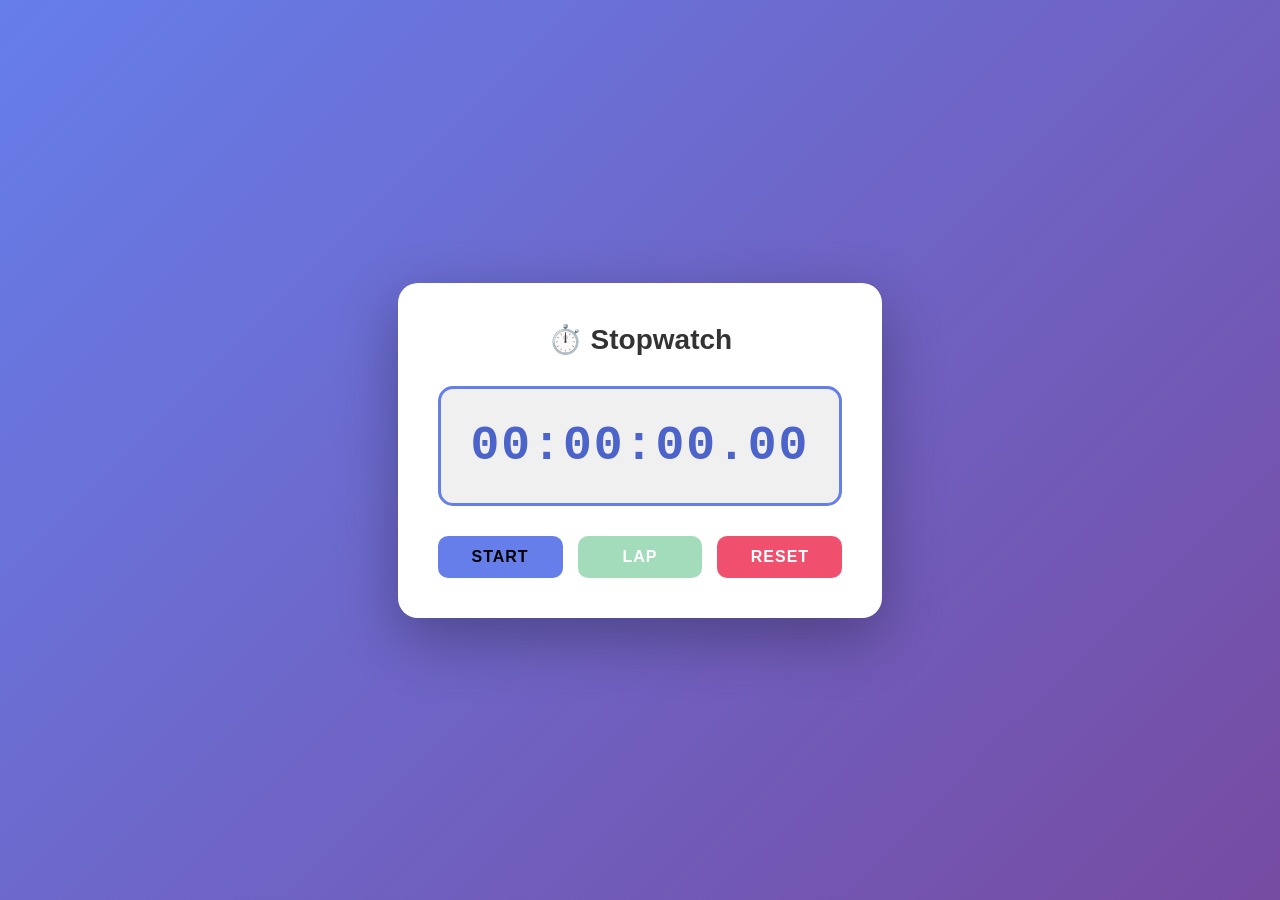
<file: index.html>
<!DOCTYPE html>
<html lang="en">
<head>
    <meta charset="UTF-8">
    <meta name="viewport" content="width=device-width, initial-scale=1.0">
    <title>A Stopwatch</title>
    <link rel="stylesheet" href="style.css">
</head>
<body>
    <div class="stopwatch-container">
        <h1>⏱️ Stopwatch</h1>
        <div class="display" id="display">00:00:00.00</div>
        <div class="controls">
            <button id="startBtn">Start</button>
            <button id="lapBtn" disabled>Lap</button>
            <button id="resetBtn">Reset</button>
        </div>
        <div class="laps-container" id="lapsContainer" style="display: none;">
            <h3>Lap Times</h3>
            <div id="lapsList"></div>
        </div>
    </div>
    <script src="script.js"></script>
</body>
</html>
</file>
<file: style.css>
/* CSS styles for the stopwatch */
* {
    margin: 0;
    padding: 0;
    box-sizing: border-box;
}

body {
    display: flex;
    justify-content: center;
    align-items: center;
    min-height: 100vh;
    background: linear-gradient(135deg, #667eea 0%, #764ba2 100%);
    font-family: 'Segoe UI', Tahoma, Geneva, Verdana, sans-serif;
}

.stopwatch-container {
    background: white;
    border-radius: 20px;
    padding: 40px;
    box-shadow: 0 20px 60px rgba(0, 0, 0, 0.3);
    text-align: center;
    min-width: 300px;
}

h1 {
    color: #333;
    margin-bottom: 30px;
    font-size: 28px;
    font-weight: 600;
}

.display {
    background: #f0f0f0;
    border-radius: 15px;
    padding: 30px;
    margin-bottom: 30px;
    font-size: 48px;
    font-weight: bold;
    color: #4c63c9;
    font-family: 'Courier New', monospace;
    letter-spacing: 2px;
    border: 3px solid #667eea;
}

.controls {
    display: flex;
    gap: 15px;
    justify-content: center;
    flex-wrap: wrap;
}

button {
    padding: 12px 30px;
    font-size: 16px;
    font-weight: 600;
    border: none;
    border-radius: 10px;
    cursor: pointer;
    transition: all 0.3s ease;
    text-transform: uppercase;
    letter-spacing: 1px;
}

#startBtn {
    background: #667eea;
    color: #000000;
    flex: 1;
    min-width: 100px;
}

#startBtn:hover:not(:disabled) {
    background: #5568d3;
    transform: translateY(-2px);
    box-shadow: 0 10px 20px rgba(102, 126, 234, 0.4);
}

#startBtn:active:not(:disabled) {
    transform: translateY(0);
}

#resetBtn {
    background: #f0506e;
    color: white;
    flex: 1;
    min-width: 100px;
}

#resetBtn:hover {
    background: #d4415a;
    transform: translateY(-2px);
    box-shadow: 0 10px 20px rgba(240, 80, 110, 0.4);
}

#resetBtn:active {
    transform: translateY(0);
}

#lapBtn {
    background: #48bb78;
    color: white;
    flex: 1;
    min-width: 100px;
}

#lapBtn:hover:not(:disabled) {
    background: #38a169;
    transform: translateY(-2px);
    box-shadow: 0 10px 20px rgba(72, 187, 120, 0.4);
}

#lapBtn:active:not(:disabled) {
    transform: translateY(0);
}

button:disabled {
    opacity: 0.5;
    cursor: not-allowed;
}

.laps-container {
    margin-top: 30px;
    max-height: 200px;
    overflow-y: auto;
    border-top: 2px solid #eee;
    padding-top: 20px;
}

.laps-container h3 {
    color: #333;
    margin-bottom: 15px;
    font-size: 16px;
}

.lap-item {
    display: flex;
    justify-content: space-between;
    padding: 10px;
    background: #f9f9f9;
    border-radius: 8px;
    margin-bottom: 8px;
    color: #666;
    font-family: 'Courier New', monospace;
}

.lap-number {
    font-weight: bold;
    color: #667eea;
}

.lap-time {
    font-weight: 600;
}

.laps-container::-webkit-scrollbar {
    width: 6px;
}

.laps-container::-webkit-scrollbar-track {
    background: #f1f1f1;
    border-radius: 10px;
}

.laps-container::-webkit-scrollbar-thumb {
    background: #667eea;
    border-radius: 10px;
}

.laps-container::-webkit-scrollbar-thumb:hover {
    background: #5568d3;
}
</file>
